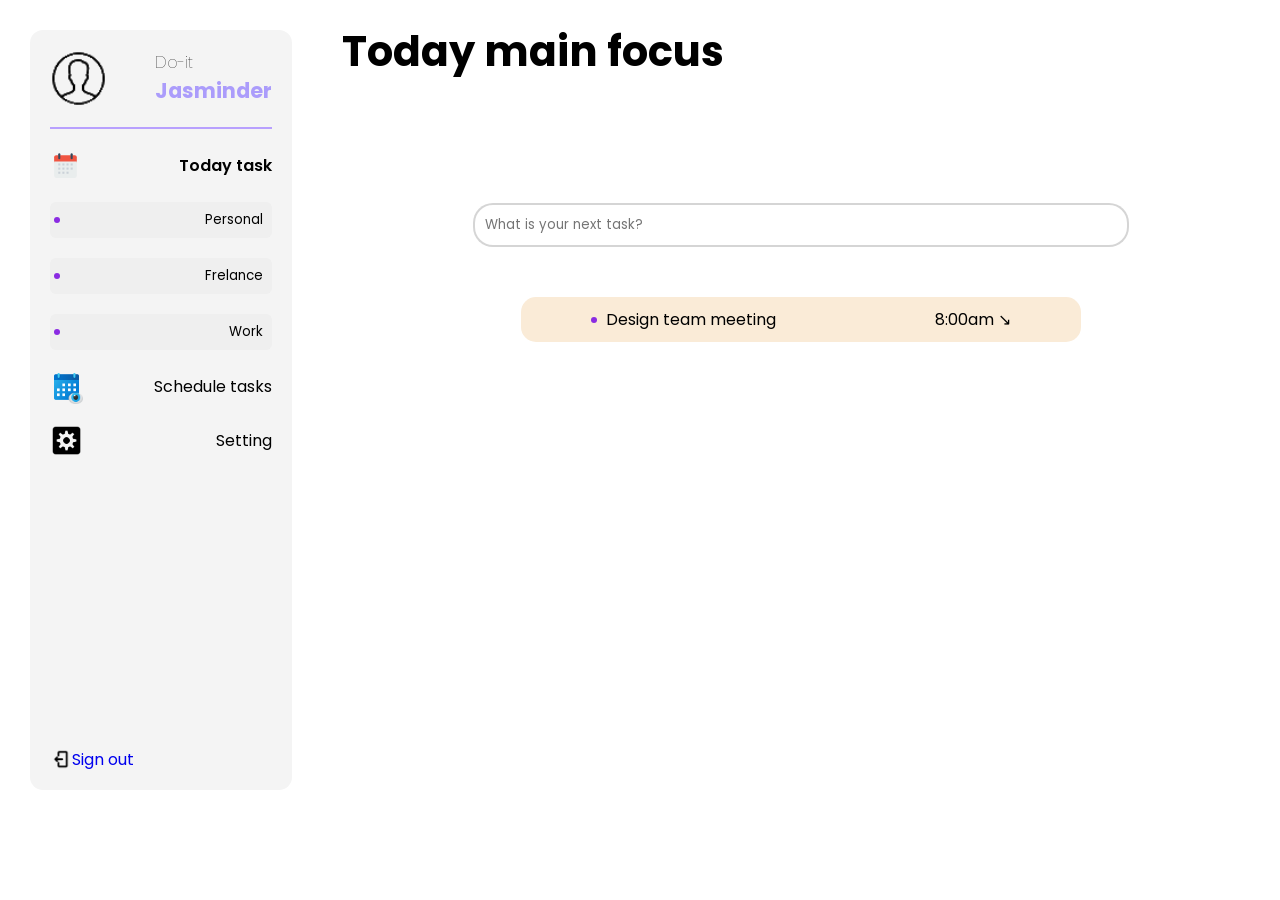
<file: dashboard.html>
<!DOCTYPE html>
<html lang="en">

<head>
    <meta charset="UTF-8">
    <meta http-equiv="X-UA-Compatible" content="IE=edge">
    <meta name="viewport" content="width=device-width, initial-scale=1.0">
    <link rel="stylesheet" href="dashboard.css">
    <title>Document</title>
</head>

<body>


    <section class="main-container">

        <div class="container-1">

            <div class="logo-sec">
                <img src="Content/proflee.gif" alt="">
                <div class="logo-heading">
                    <h2>Do-it</h2>
                    <p>Jasminder</p>
                </div>
            </div>
            <hr>

            <div class="task-section">
                <img src="Content/calender.svg" alt="">
                <p>Today task</p>

            </div>
            <div class="task-section-con1">
                <button><span class="perbox1"> <div class="box11"></div>
                        <p>Personal</p>
                    </span></button>
                <button><span class="perbox1"> <div class="box11"></div>
                        <p>Frelance</p>
                    </span></button>
                <button><span class="perbox1"> <div class="box11"></div>
                        <p>Work</p>
                    </span></button>

            </div>
            <div class="schedule-section">

                <img src="Content/schedule.png" alt="">
                <p>Schedule tasks</p>


            </div>
            <div class="setting-seciton">
              <img src="Content/setting.png" alt="">
                <p>Setting</p>
            </div>
            <div class="logout">
              <img src="Content/signout.png" alt="">
                <a href="#">Sign out</a>
            </div>








        </div>



        <div class="container-2">

            <h1>Today main focus</h1>
            <div class="contianer-2-box1"> <span class="main-input">
                    <input type="text" name="text" id="text" placeholder="What is your next task?">


                </span>
                <div class="input-section"> <span class="input-area">

                    <span class="box1">

                        <div class="round"></div>
                        <span>
                            <p>Design team meeting</p>
                        </span>


                    </span>

                    <span class="box2">
                        <span>8:00am</span>
                        <span class="task-comp">
                            ↘︎
                        </span>
                    </span></div>
               



                </span>
            </div>






        </div>





    </section>


















</body>

</html>
</file>
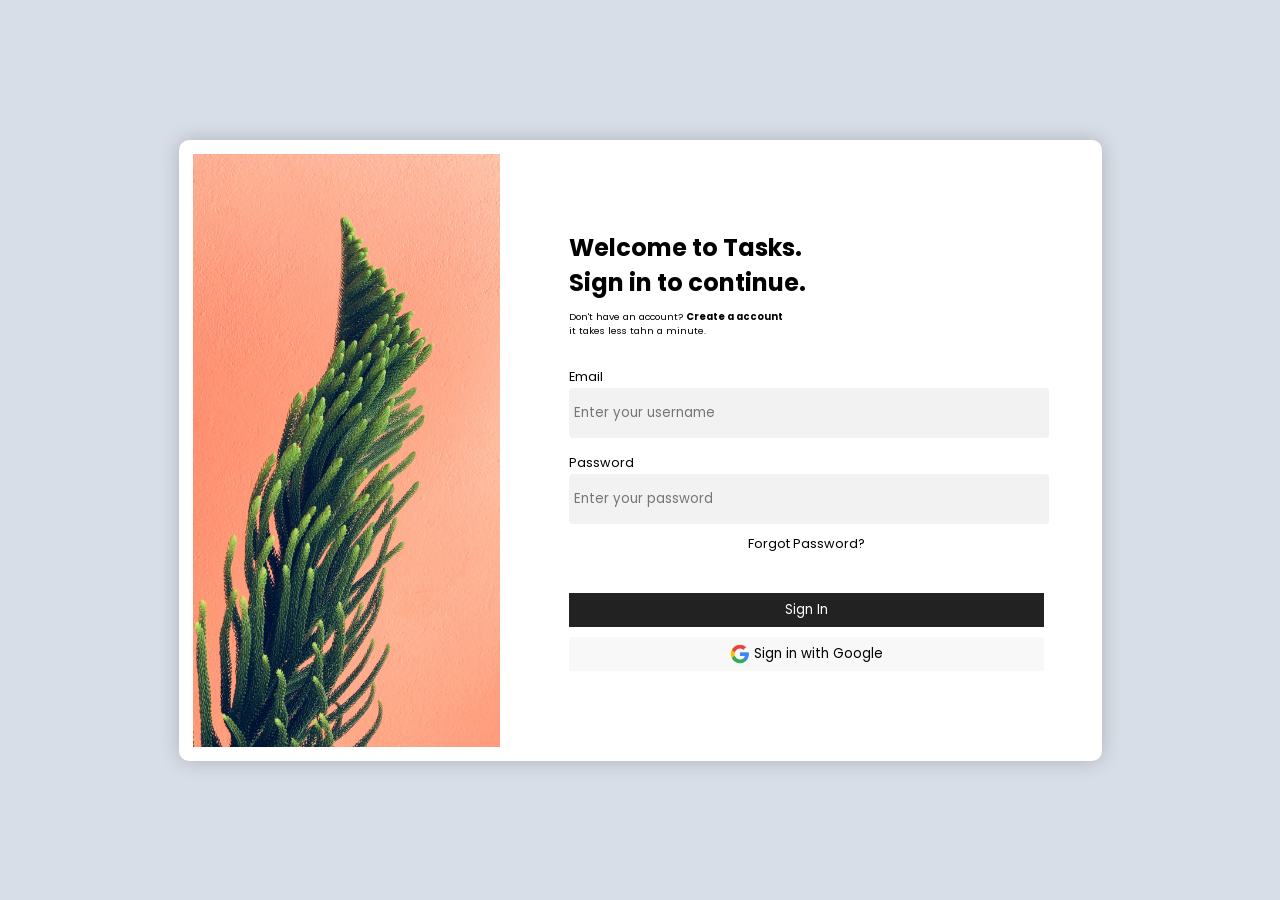
<file: login.html>
<!DOCTYPE html>
<html lang="en">

<head>
    <meta charset="UTF-8">
    <meta http-equiv="X-UA-Compatible" content="IE=edge">
    <meta name="viewport" content="width=device-width, initial-scale=1.0">
    <title>Document</title>
    <link rel="stylesheet" href="register.css">
</head>

<body>

    <section class="register">
        <div class="main_contener">
            <div class="container_1">

            </div>
            <div class="container_2">
                <form action="post" method="post">

                    <div class="box1">
                        <h1>Welcome to Tasks. <br>
                            Sign in to continue.</h1>
                        <p>Don't have an account? <b><a href="/register.html">Create a account</a></b>  <br>it takes less tahn a minute.</p>
                    </div>
                    <div class="box2">
                        <label for="username">Email</label>
                        <input type="text" id="username" name="username" placeholder="Enter your username">
                        <label for="password">Password</label>
                        <input type="password" id="password" name="password" placeholder="Enter your password">
                       <div class="link_boxx"> <div class="link">
                        <a href="#">Forgot Password?</a>
                    </div>
                    <div class="btn_box"> <button id="signin" type="submit">Sign In</button>
                        <button id="ggole" type="submit"> <img src="/Content/goole.png" alt=""> Sign in with Google</button>
                    </div></div>

                       

                    </div>

                </form>

            </div>


        </div>






    </section>




</body>

</html>
</file>
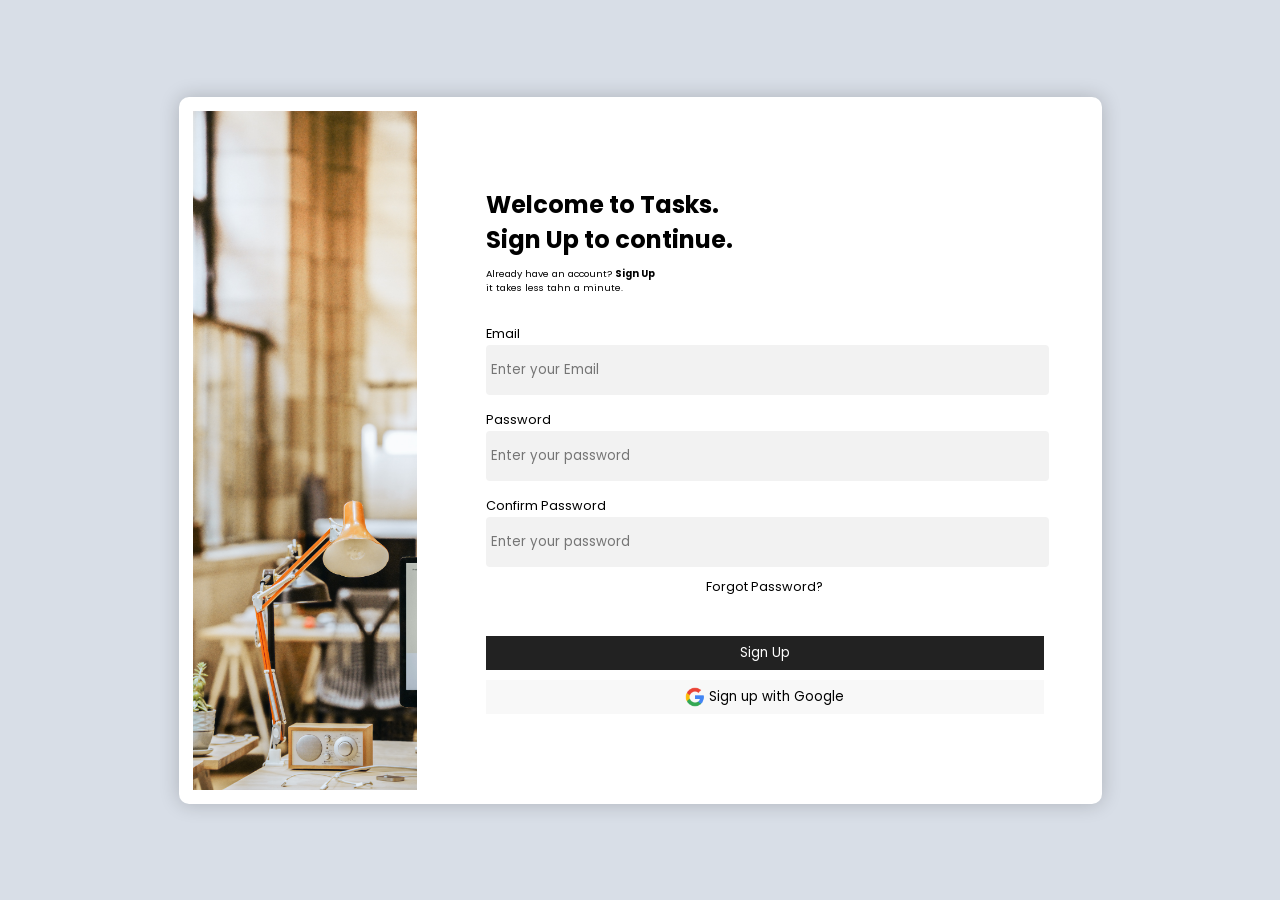
<file: register.html>
<!DOCTYPE html>
<html lang="en">

<head>
    <meta charset="UTF-8">
    <meta http-equiv="X-UA-Compatible" content="IE=edge">
    <meta name="viewport" content="width=device-width, initial-scale=1.0">
    <title>Document</title>
    <link rel="stylesheet" href="register.css">
</head>

<body>

    <section class="register">
        <div class="main_contener">
            <div class="container_1__1">

            </div>
            <div class="container_2">
                <form action="post" method="post">

                    <div class="box1">
                        <h1>Welcome to Tasks. <br>
                            Sign Up to continue.</h1>
                        <p>Already have an account? <b><a href="/login.html">Sign Up</a></b>  <br>it takes less tahn a minute.</p>
                    </div>
                    <div class="box2">
                        <label for="username">Email</label>
                        <input type="text" id="username" name="username" placeholder="Enter your Email">
                        <label for="password">Password</label>
                        <input type="password" id="password" name="password" placeholder="Enter your password">
                        <label for="password">Confirm Password</label>
                        <input type="password" id="password" name="password" placeholder="Enter your password">
                       <div class="link_boxx"> <div class="link">
                        <a href="#">Forgot Password?</a>
                    </div>
                    <div class="btn_box"> <button id="signin" type="submit">Sign Up</button>
                        <button id="ggole" type="submit"> <img src="/Content/goole.png" alt=""> Sign up with Google</button>
                    </div></div>

                       

                    </div>

                </form>

            </div>


        </div>






    </section>




</body>

</html>
</file>
<file: dashboard.css>
@import url('https://fonts.googleapis.com/css2?family=Poppins&display=swap');

*{
padding: 0;
margin: 0;
text-decoration: none;
list-style: none;
font-family: 'Poppins', sans-serif;
scroll-behavior: smooth;


}
.main-container{

    display: flex;
}
.container-1 {
    padding: 20px;
    border-radius: 13px;
    margin: 30px;
    background: #F4F4F4;
    gap: 20px;
    flex-direction: column;
    display: flex;
    height: 720px;
}
.container-2 {
    padding: 20px;
    border-radius: 13px;
    /* margin: 30px;
    background: #F4F4F4; */
    width: 384vh;
    gap: 120px;
    flex-direction: column;
    display: flex;

}
.container-2 h1{
    
        font-weight: bold;
        font-size: 2.6rem;
    
}

.main-input {
    justify-content: center;
    display: flex;
}
.main-input input {
    border-radius: 20px;
    padding: 10px 0 10px 10px;
    width: 70%;
    /* border: gray; */
    border: 2px solid #80808054;
}
.input-area{
    display: flex;
    flex-direction: column;
    gap: 20px;
}
.logo-sec img {
    /* width: 50%; */
    /* background: none; */
    width: 57px;
    object-fit: cover;
}
.logo-sec {
    justify-content: space-between;
    display: flex;
    gap: 48px;
}
.logo-heading h2{
    font-weight: 100;
    font-size: 1rem;
}
.logo-heading p {
    font-weight: 700;
    font-size: 1.3rem;
    color: #AB9CFB;
   
}
hr{
border: 1px solid #B8A0FE;
}
.task-section{
    gap: 48px;
    display: flex;
    align-items: center;
    justify-content: space-between;
}
.task-section p{
    font-weight: 600;
}
.task-section img{
    object-fit: cover;
    width: 15%;
}
.task-section-con1{
display: flex;
flex-direction: column;
gap: 20px;
}
.task-section-con1 button {
    padding: 8px 4px;
    border: none;
    border-radius: 6px;
    cursor: pointer;
}
.task-section-con1 button:hover {
background: #AB9CFB;
color: white;
}
.perbox1{
    gap: 48px;
    display: flex;
    align-items: center;
    justify-content: space-between;
}
.perbox1 img{
    object-fit: cover;
    width: 15%;
}
.perbox1 p{
    padding: 0 5px 0 0;
}
.contianer-2-box1{
    display: flex;
    flex-direction: column;
    gap: 50px;
}
.input-area {
    padding: 10px 0;
    /* border: 2px solid grey; */
    justify-content: space-around;
    display: flex;
    flex-direction: row;
    border-radius: 15px;
    width: 61%;
    background: antiquewhite;
}   
.input-section {
    justify-content: center;
    display: flex;
}
.box1 {
    gap: 15px;
    align-items: center;
    display: flex;
}
.round {
    background: blueviolet;
    width: 6px;
    height: 6px;
    border-radius: 100px;
}
.box11{
    background: blueviolet;
    width: 6px;
    height: 6px;
    border-radius: 100px;


}
.box1{
    gap: 9px;
    align-items: center;
    display: flex;
}
.schedule-section{
    gap: 48px;
    display: flex;
    cursor: pointer;
    align-items: center;
    justify-content: space-between;
}
    
.schedule-section img{
    
        object-fit: cover;
        width: 15%;
    
}
.setting-seciton {
    cursor: pointer;
    gap: 48px;
    display: flex;
    align-items: center;
    justify-content: space-between;
}
.setting-seciton    img{
    object-fit: cover;
    width: 15%;
}
.logout{
   
    display: flex;
    align-items: center;
    font-size: 1rem;
    margin-top: 270px;
 
}
.logout    img{
    object-fit: cover;
    width: 10%;
}

/* ----------------------------------------------------styling for responsive nesss -------------------------------------------- */

@media (max-width:768px){
    .input-area{
        width: 90%;
    }

    .container-1{
        display: none;
    }
}
</file>
<file: register.css>
@import url('https://fonts.googleapis.com/css2?family=Poppins&display=swap');

*{
padding: 0;
margin: 0;
text-decoration: none;
list-style: none;
font-family: 'Poppins', sans-serif;
scroll-behavior: smooth;

color: black    ;
}
.container_1{
    background: url(/Content/login.jpg);
    width: 46%;
background-position: center;
background-size: cover;
}
.register{
background: #D8DEE7;
height: 100vh;
display: flex;
justify-content: center;
align-items: center;

}
.container_2{
    padding: 76px 44px;
}
.main_contener{
    gap: 25px;
    margin: 20px;
    display: flex;
    width: 895px;
    background-color: #fff;
    padding: 14px;
    border-radius: 10px;
    box-shadow: 0px 0px 20px rgba(0, 0, 0, 0.2);
}

form{
    flex-direction: column;
    display: flex;
    gap: 25px;
}

.box1{
    display: flex;
flex-direction: column;
gap: 10px;
}
.box1 h1{
    font-size: 1.5rem;
}
.box1 p{
    font-size: 0.6rem;
}
input[type="text"], input[type="password"] {
    width: 100%;
    padding: 15px 0 15px 5px;
    margin: 0px 0 11px 0;
    display: inline-block;
    border: none;
    border-radius: 4px;
    background-color: #f2f2f2;
}
input[type="text"]:focus, input[type="password"]:focus {
    background-color: #e6e6e6;
    outline: none;
}
label{
    font-size: 0.8rem;

}
.link {
    display: flex;
    justify-content: center;
    margin: 0 20px;
}
.link  a{

    font-size: 0.8rem;
}
.btn_box{
    display: flex;
    flex-direction: column;
    gap: 10px;
    margin-top: 40px;
}
.link_box{
    display: flex;
    flex-direction: column;
    gap: 51px;
}
#signin{
    background: #222222;
    color: white;
    border: none;
    padding:7px 0   ;
}
#ggole{
    background: #F8F8F8;
display: flex;
justify-content: center;
gap: 4px;
align-items: center;
    border: none;
    padding:7px 0   ;
}
#ggole img{
width: 20px;
}

.container_1__1{
    background: url(/Content/signup.jpg);

    width: 46%;
background-position: center;
background-size: cover;
}

/* -------------------------------------------------- responsive ness --------------------- */


@media (max-width:425px){
/* .container_1{
    display: none;
} */
.register{
    background: none;
    height: 90vh;
 
}
.main_contener{
    box-shadow: none;
    margin: 10px;
}
.container_2
{
    padding: 0;
}
.box1 h1 {
    font-size: 1.9rem;
}
.box1 p {
    font-size: 0.7rem;
}



}
</file>
